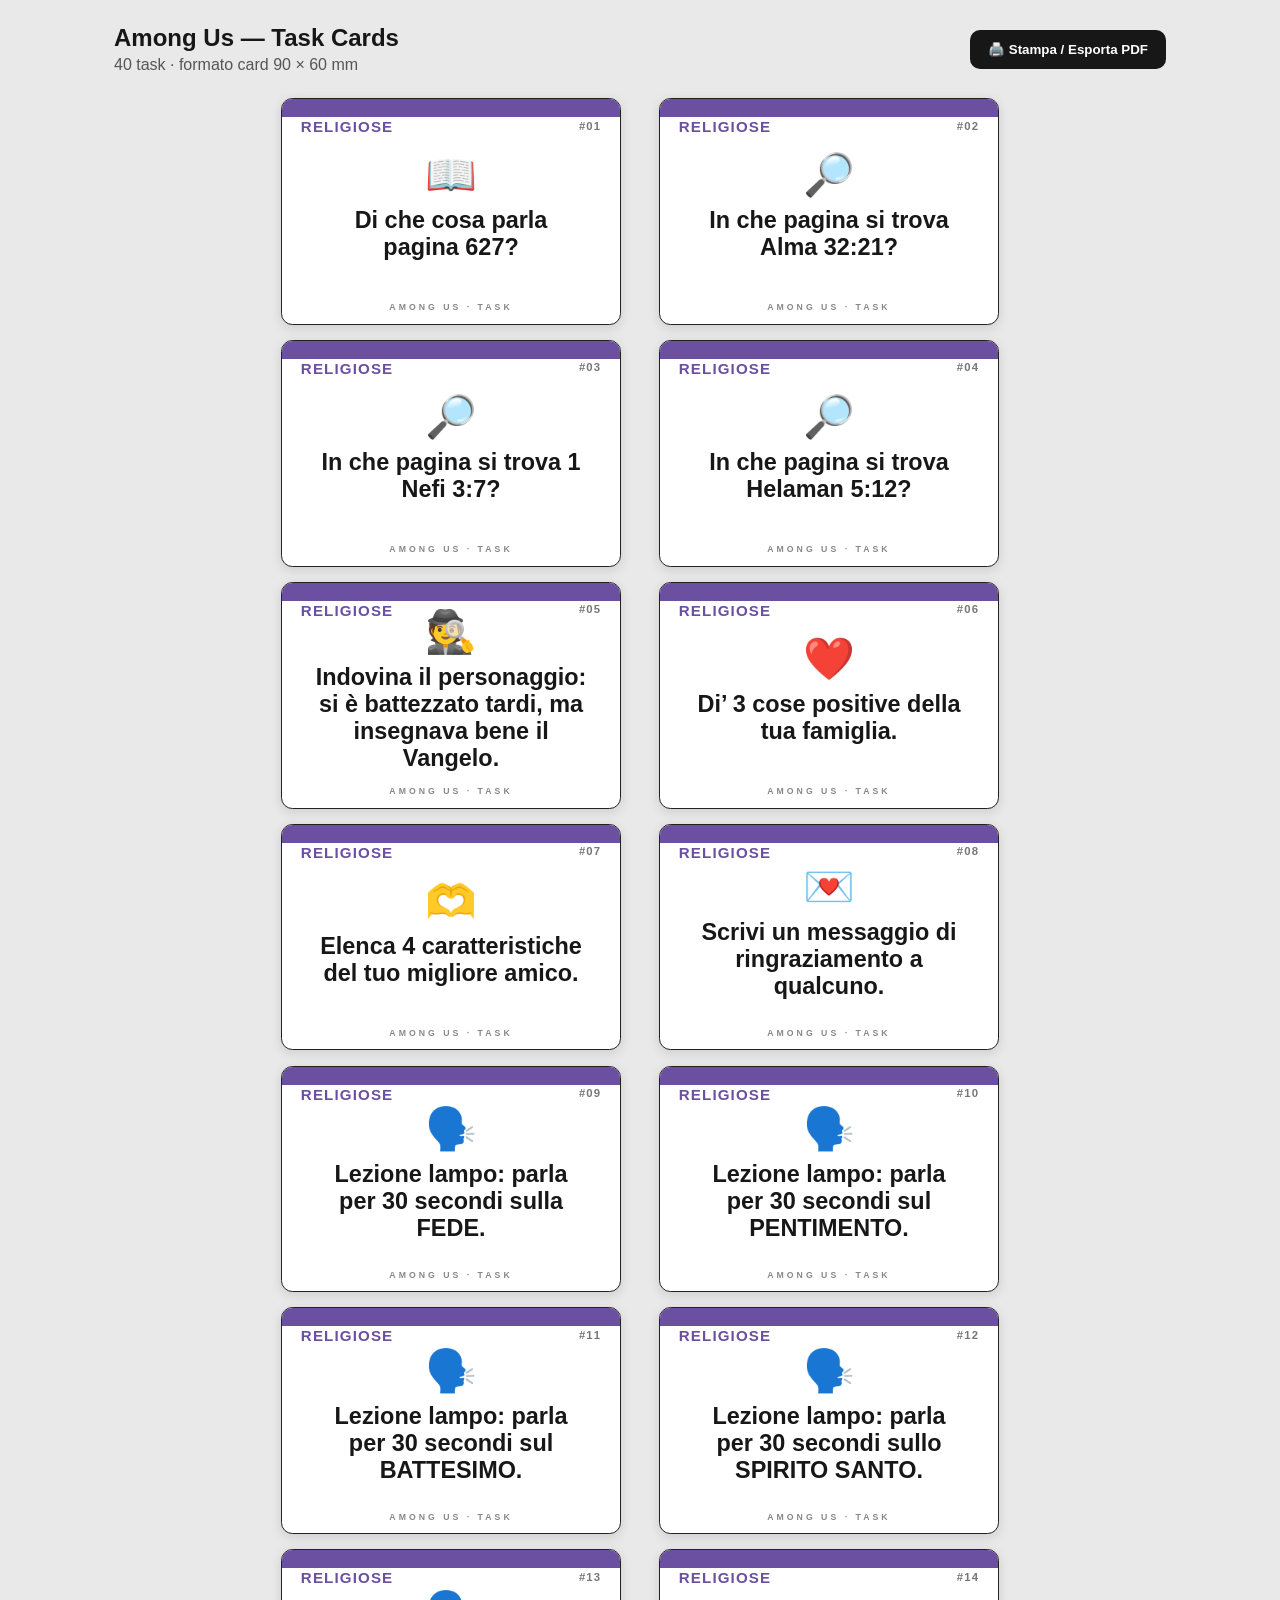
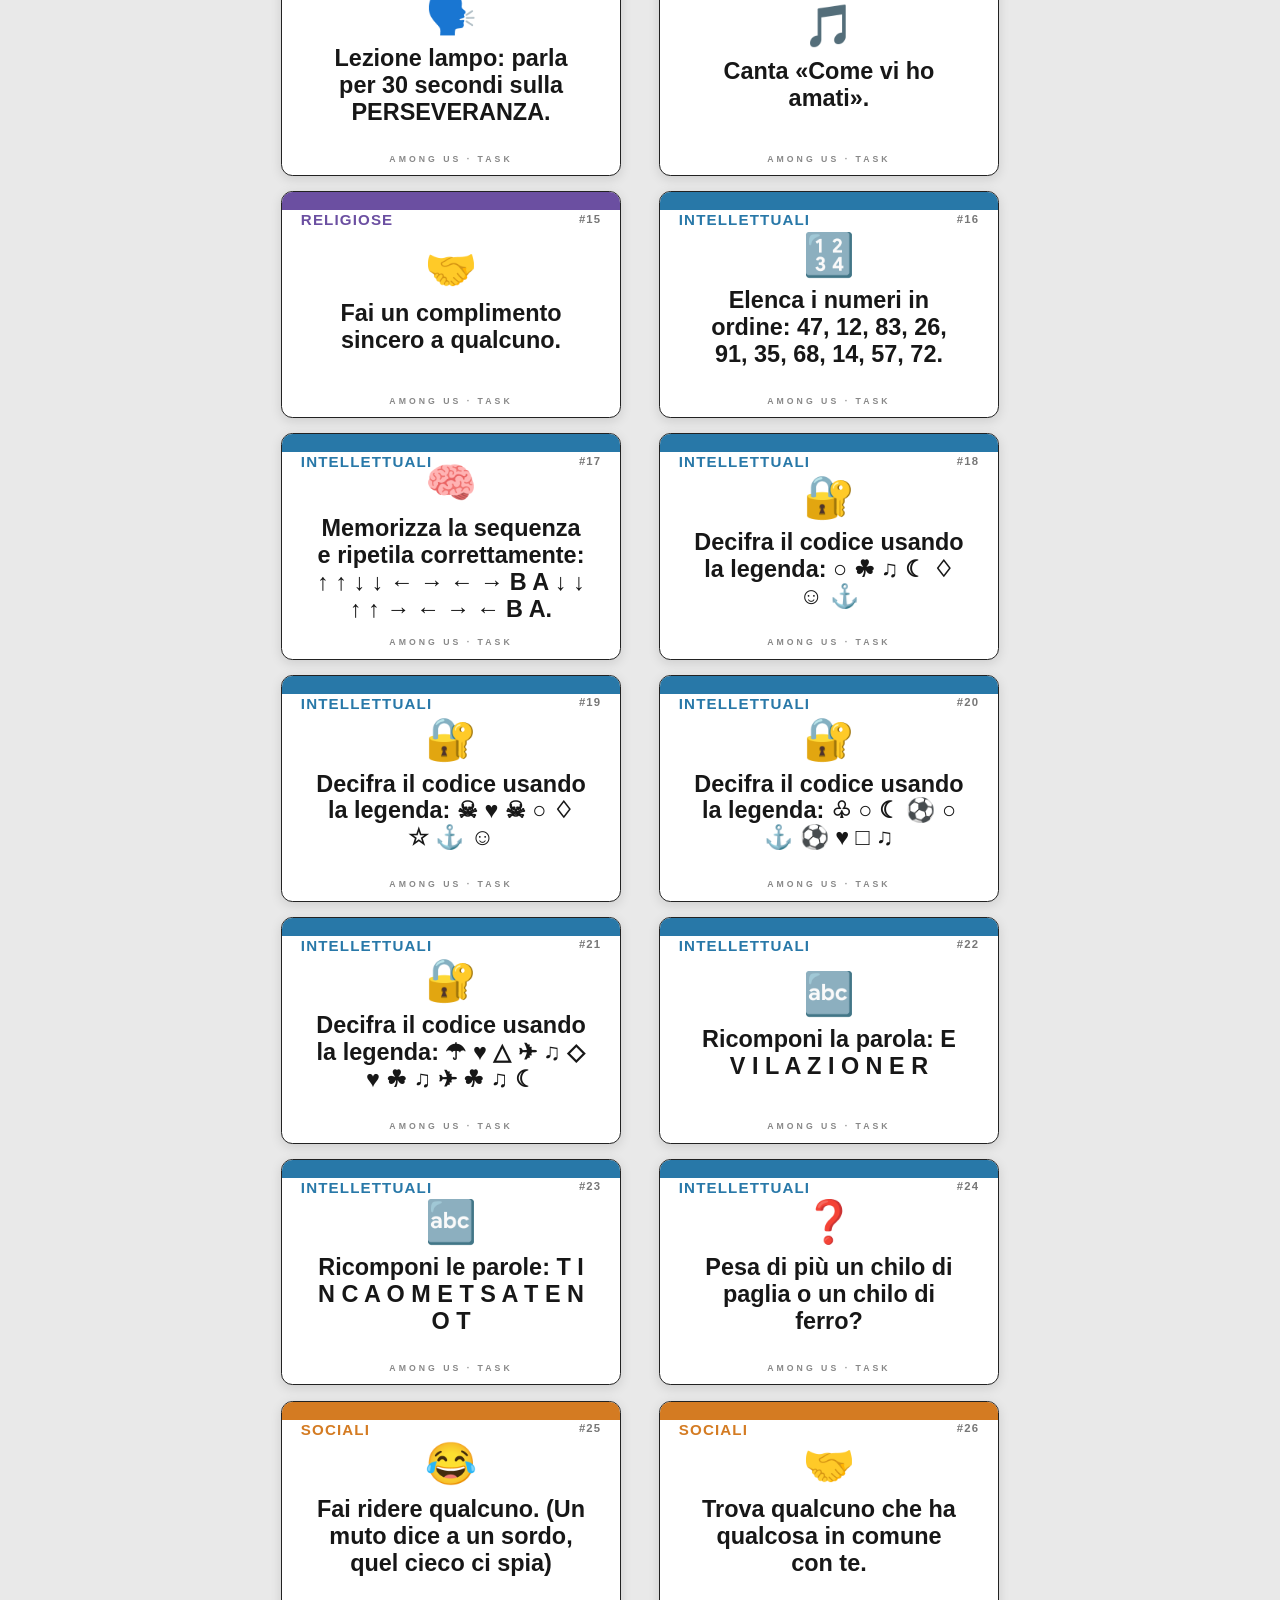
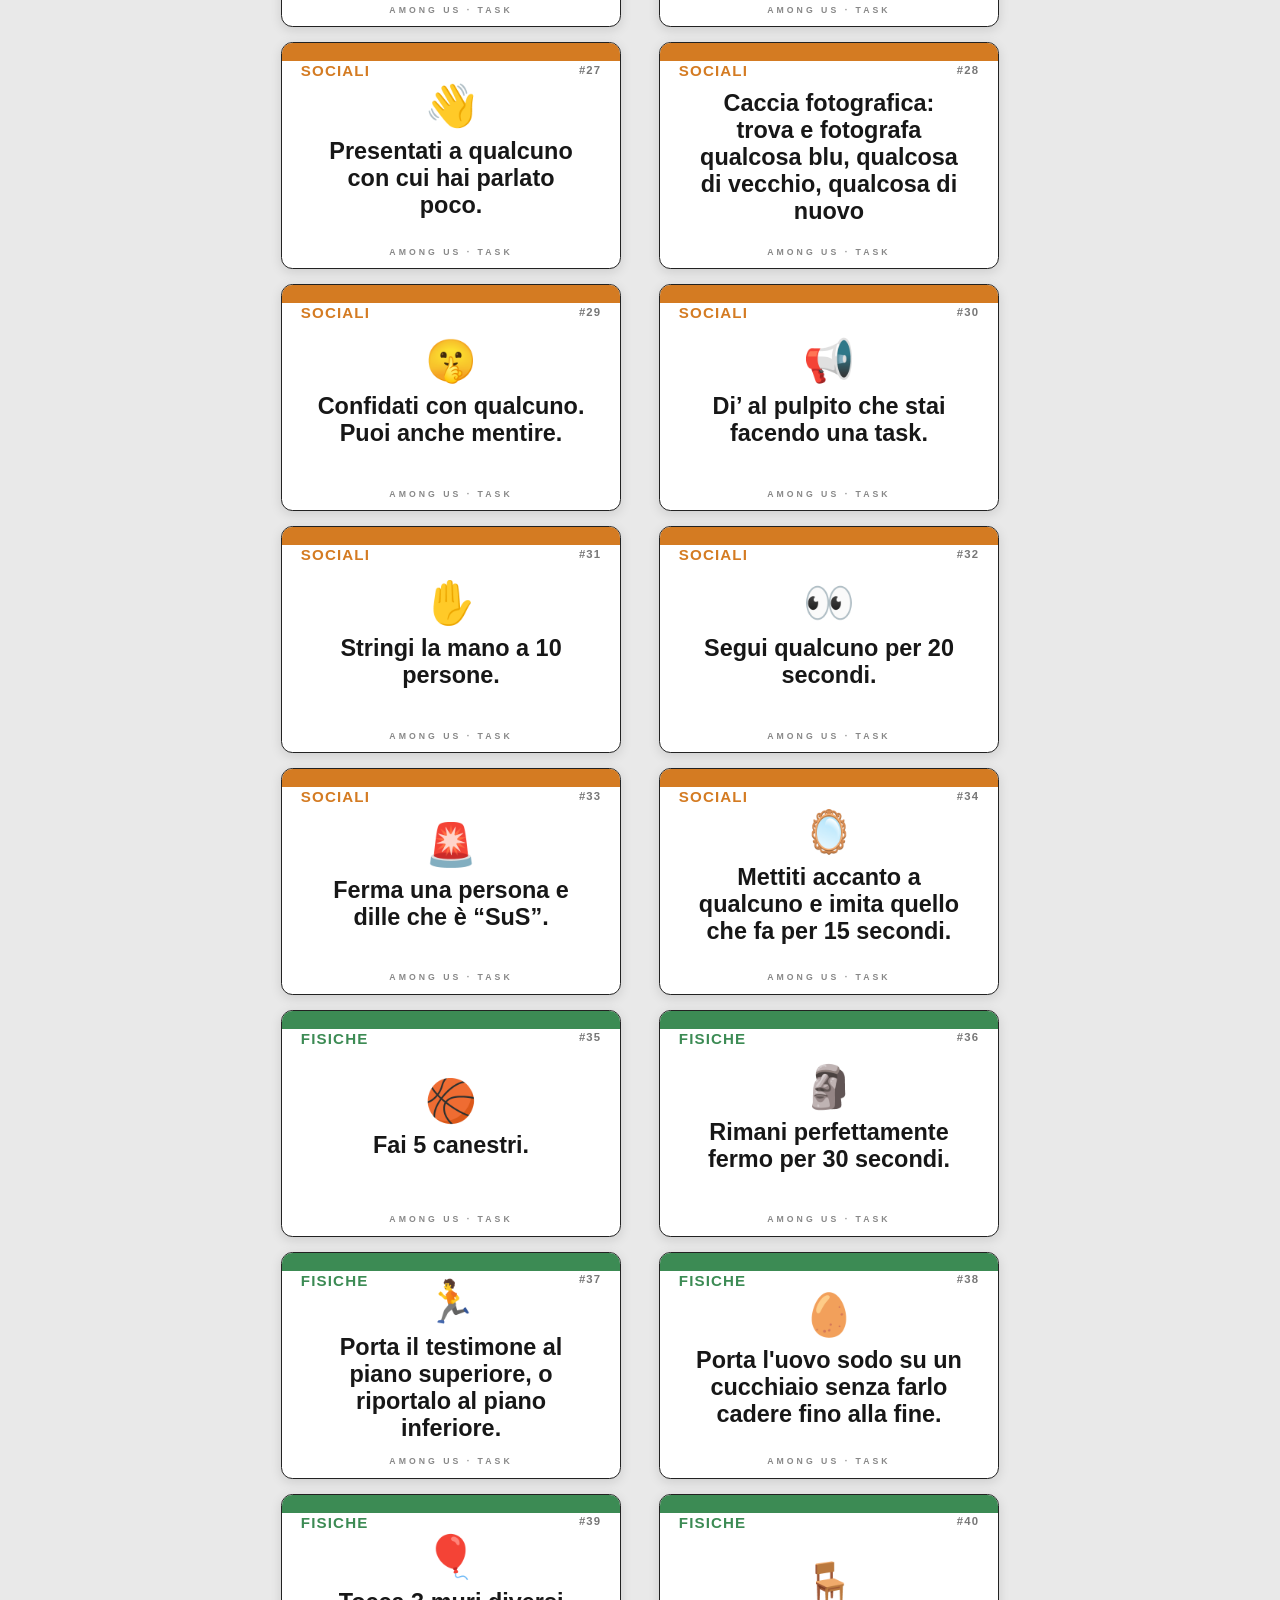
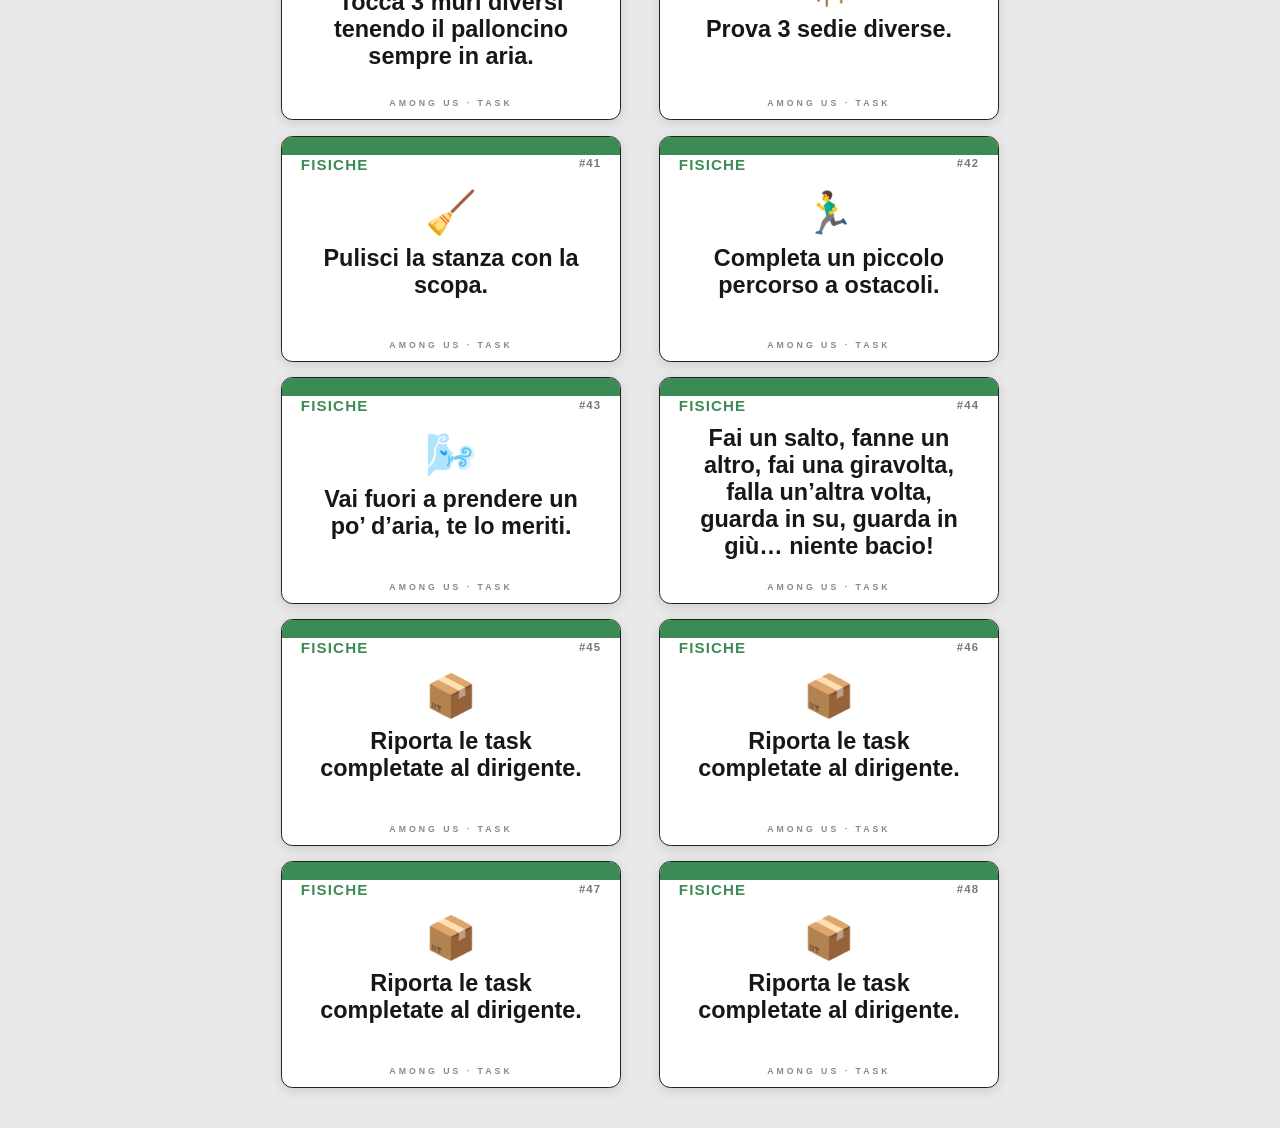
<file: index.html>
<!doctype html>
<html lang="it">
<head>
  <meta charset="utf-8">
  <meta name="viewport" content="width=device-width, initial-scale=1">
  <title>Among Us — Task Cards</title>
  <link rel="stylesheet" href="styles.css">
</head>
<body>
  <header class="toolbar">
    <div>
      <h1>Among Us — Task Cards</h1>
      <p>40 task · formato card 90 × 60 mm</p>
    </div>
    <button type="button" onclick="window.print()">🖨️ Stampa / Esporta PDF</button>
  </header>

  <main id="cards"></main>

  <script src="tasks.js"></script>
</body>
</html>
</file>
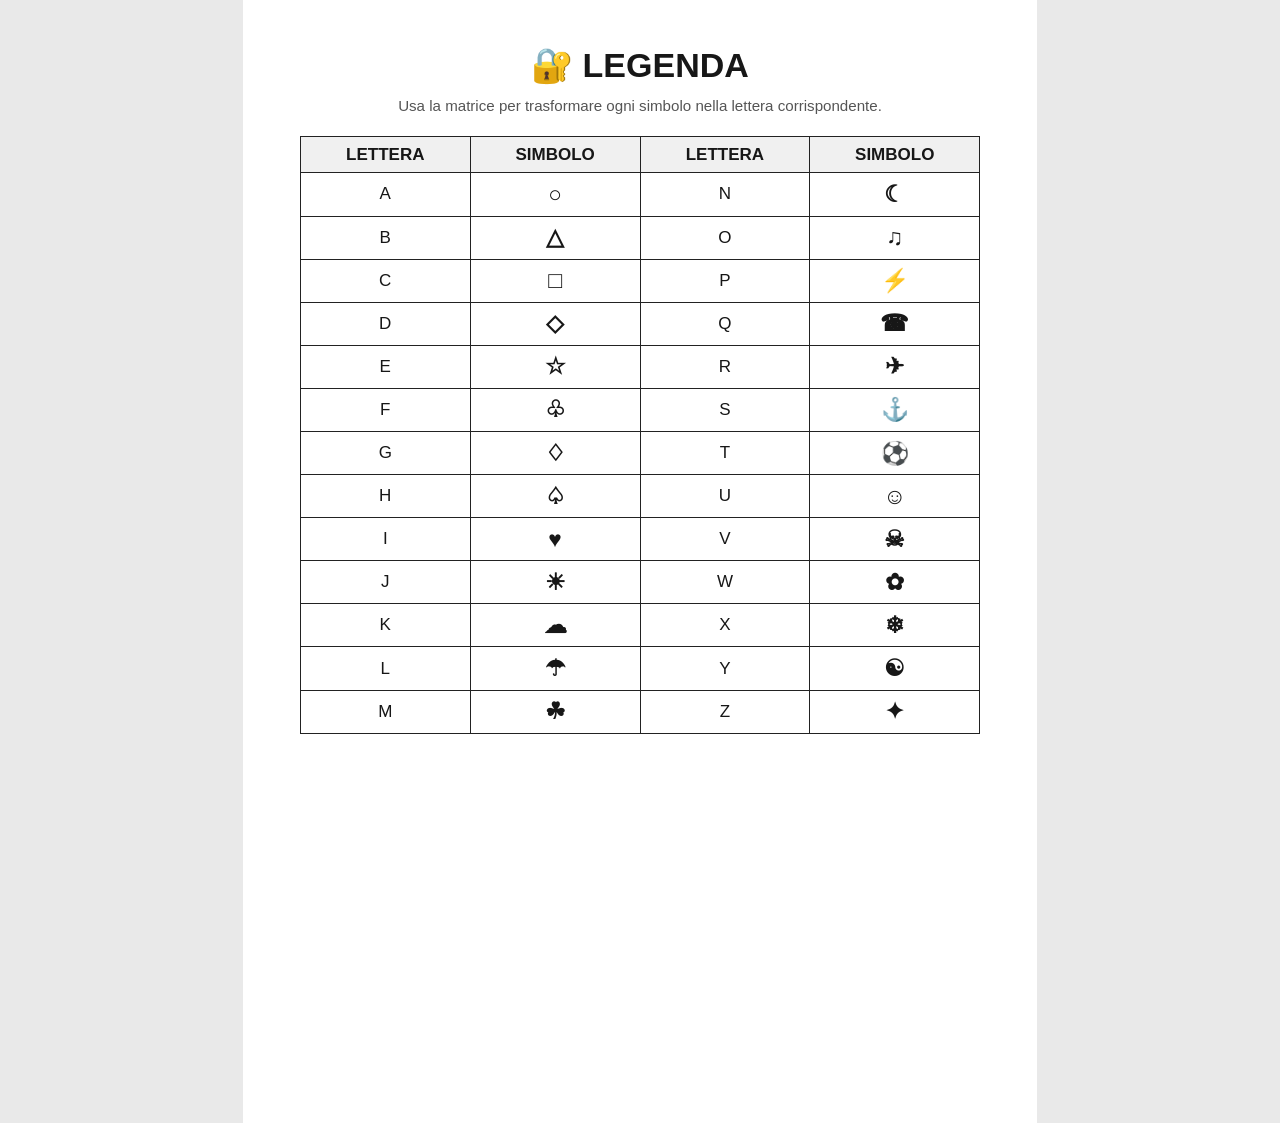
<file: legenda.html>
<!doctype html>
<html lang="it">
<head>
  <meta charset="utf-8">
  <meta name="viewport" content="width=device-width, initial-scale=1">
  <title>Among Us — Legenda</title>
  <link rel="stylesheet" href="styles.css">
  <style>
    .legend-page {
      width: 210mm;
      min-height: 297mm;
      margin: 0 auto;
      padding: 12mm 15mm;
      background: white;
      box-sizing: border-box;
    }

    .legend-page h1 {
      margin: 0 0 3mm;
      text-align: center;
      font-size: 9mm;
    }

    .legend-page p {
      margin: 0 0 6mm;
      text-align: center;
      color: #555;
      font-size: 4mm;
    }

    .legend-table {
      width: 100%;
      border-collapse: collapse;
      table-layout: fixed;
      font-size: 4.5mm;
    }

    .legend-table th,
    .legend-table td {
      border: 0.35mm solid #222;
      padding: 2mm;
      text-align: center;
    }

    .legend-table th {
      font-weight: 700;
      background: #f0f0f0;
    }

    .legend-symbol {
      font-size: 6mm;
      font-weight: 700;
    }

    @media print {
      .legend-page {
        margin: 0;
      }
    }
  </style>
</head>
<body>
  <main class="legend-page">
    <h1>🔐 LEGENDA</h1>
    <p>Usa la matrice per trasformare ogni simbolo nella lettera corrispondente.</p>

    <table class="legend-table">
      <thead>
        <tr>
          <th>LETTERA</th>
          <th>SIMBOLO</th>
          <th>LETTERA</th>
          <th>SIMBOLO</th>
        </tr>
      </thead>
      <tbody>
        <tr><td>A</td><td class="legend-symbol">○</td><td>N</td><td class="legend-symbol">☾</td></tr>
        <tr><td>B</td><td class="legend-symbol">△</td><td>O</td><td class="legend-symbol">♫</td></tr>
        <tr><td>C</td><td class="legend-symbol">□</td><td>P</td><td class="legend-symbol">⚡</td></tr>
        <tr><td>D</td><td class="legend-symbol">◇</td><td>Q</td><td class="legend-symbol">☎</td></tr>
        <tr><td>E</td><td class="legend-symbol">☆</td><td>R</td><td class="legend-symbol">✈</td></tr>
        <tr><td>F</td><td class="legend-symbol">♧</td><td>S</td><td class="legend-symbol">⚓</td></tr>
        <tr><td>G</td><td class="legend-symbol">♢</td><td>T</td><td class="legend-symbol">⚽</td></tr>
        <tr><td>H</td><td class="legend-symbol">♤</td><td>U</td><td class="legend-symbol">☺</td></tr>
        <tr><td>I</td><td class="legend-symbol">♥</td><td>V</td><td class="legend-symbol">☠</td></tr>
        <tr><td>J</td><td class="legend-symbol">☀</td><td>W</td><td class="legend-symbol">✿</td></tr>
        <tr><td>K</td><td class="legend-symbol">☁</td><td>X</td><td class="legend-symbol">❄</td></tr>
        <tr><td>L</td><td class="legend-symbol">☂</td><td>Y</td><td class="legend-symbol">☯</td></tr>
        <tr><td>M</td><td class="legend-symbol">☘</td><td>Z</td><td class="legend-symbol">✦</td></tr>
      </tbody>
    </table>
  </main>
</body>
</html>
</file>
<file: styles.css>
@page {
  size: A4 portrait;
  margin: 0;
}

:root {
  --card-width: 90mm;
  --card-height: 60mm;
  --page-width: 210mm;
  --page-height: 297mm;
  --page-gap-x: 10mm;
  --page-gap-y: 4mm;
}

* {
  box-sizing: border-box;
}

html,
body {
  margin: 0;
  padding: 0;
}

body {
  background: #e9e9e9;
  color: #171717;
  font-family: Arial, Helvetica, sans-serif;
}

.toolbar {
  max-width: 1100px;
  margin: 0 auto;
  padding: 24px;
  display: flex;
  align-items: center;
  justify-content: space-between;
  gap: 20px;
}

.toolbar h1 {
  margin: 0 0 4px;
  font-size: 24px;
}

.toolbar p {
  margin: 0;
  color: #555;
}

.toolbar button {
  border: 0;
  border-radius: 10px;
  padding: 12px 18px;
  background: #171717;
  color: white;
  font-weight: 700;
  cursor: pointer;
}

#cards {
  width: var(--page-width);
  margin: 0 auto;
  display: grid;
  grid-template-columns: repeat(2, var(--card-width));
  grid-auto-rows: var(--card-height);
  column-gap: var(--page-gap-x);
  row-gap: var(--page-gap-y);
  justify-content: center;
}

.card {
  width: var(--card-width);
  height: var(--card-height);
  position: relative;
  overflow: hidden;
  background: #fff;
  border: 0.35mm solid #222;
  border-radius: 3mm;
  padding: 5mm;
  display: flex;
  flex-direction: column;
  align-items: center;
  justify-content: center;
  text-align: center;
  break-inside: avoid;
  page-break-inside: avoid;
}

.card::before {
  content: "";
  position: absolute;
  inset: 0;
  border-top: 5mm solid var(--accent);
  pointer-events: none;
}

.card-top {
  position: absolute;
  top: 4.5mm;
  left: 5mm;
  right: 5mm;
  display: flex;
  justify-content: space-between;
  align-items: center;
  font-size: 3mm;
  font-weight: 700;
  text-transform: uppercase;
  letter-spacing: 0.3mm;
}

.category {
  color: var(--accent);
  font-size: 4mm;
  margin-top: 2px;
}

.number {
  color: #777;
}

.task-icon {
  font-size: 11mm;
  line-height: 1;
  margin-top: -2mm;
  margin-bottom: 3mm;
}

.task-text {
  max-width: 72mm;
  font-size: 6.2mm;
  line-height: 1.15;
  font-weight: 700;
}

.footer {
  position: absolute;
  bottom: 3mm;
  left: 0;
  right: 0;
  font-size: 2.3mm;
  letter-spacing: 0.8mm;
  color: #888;
  font-weight: 700;
}

.religiose { --accent: #6b4fa1; }
.intellettuali { --accent: #2878a8; }
.sociali { --accent: #d47b22; }
.fisiche { --accent: #3c8b54; }

@media screen {
  #cards {
    margin-bottom: 40px;
  }

  .card {
    box-shadow: 0 3px 12px rgba(0, 0, 0, 0.12);
  }
}

@media print {
  body {
    background: white;
  }

  .toolbar {
    display: none;
  }

  #cards {
    width: 210mm;
    min-height: 297mm;
    margin: 0;
    padding: 10mm;
    grid-template-columns: repeat(2, var(--card-width));
    grid-template-rows: repeat(4, var(--card-height));
    grid-auto-rows: var(--card-height);
    column-gap: var(--page-gap-x);
    row-gap: var(--page-gap-y);
    align-content: start;
  }

  .card {
    box-shadow: none;
  }
}
</file>
